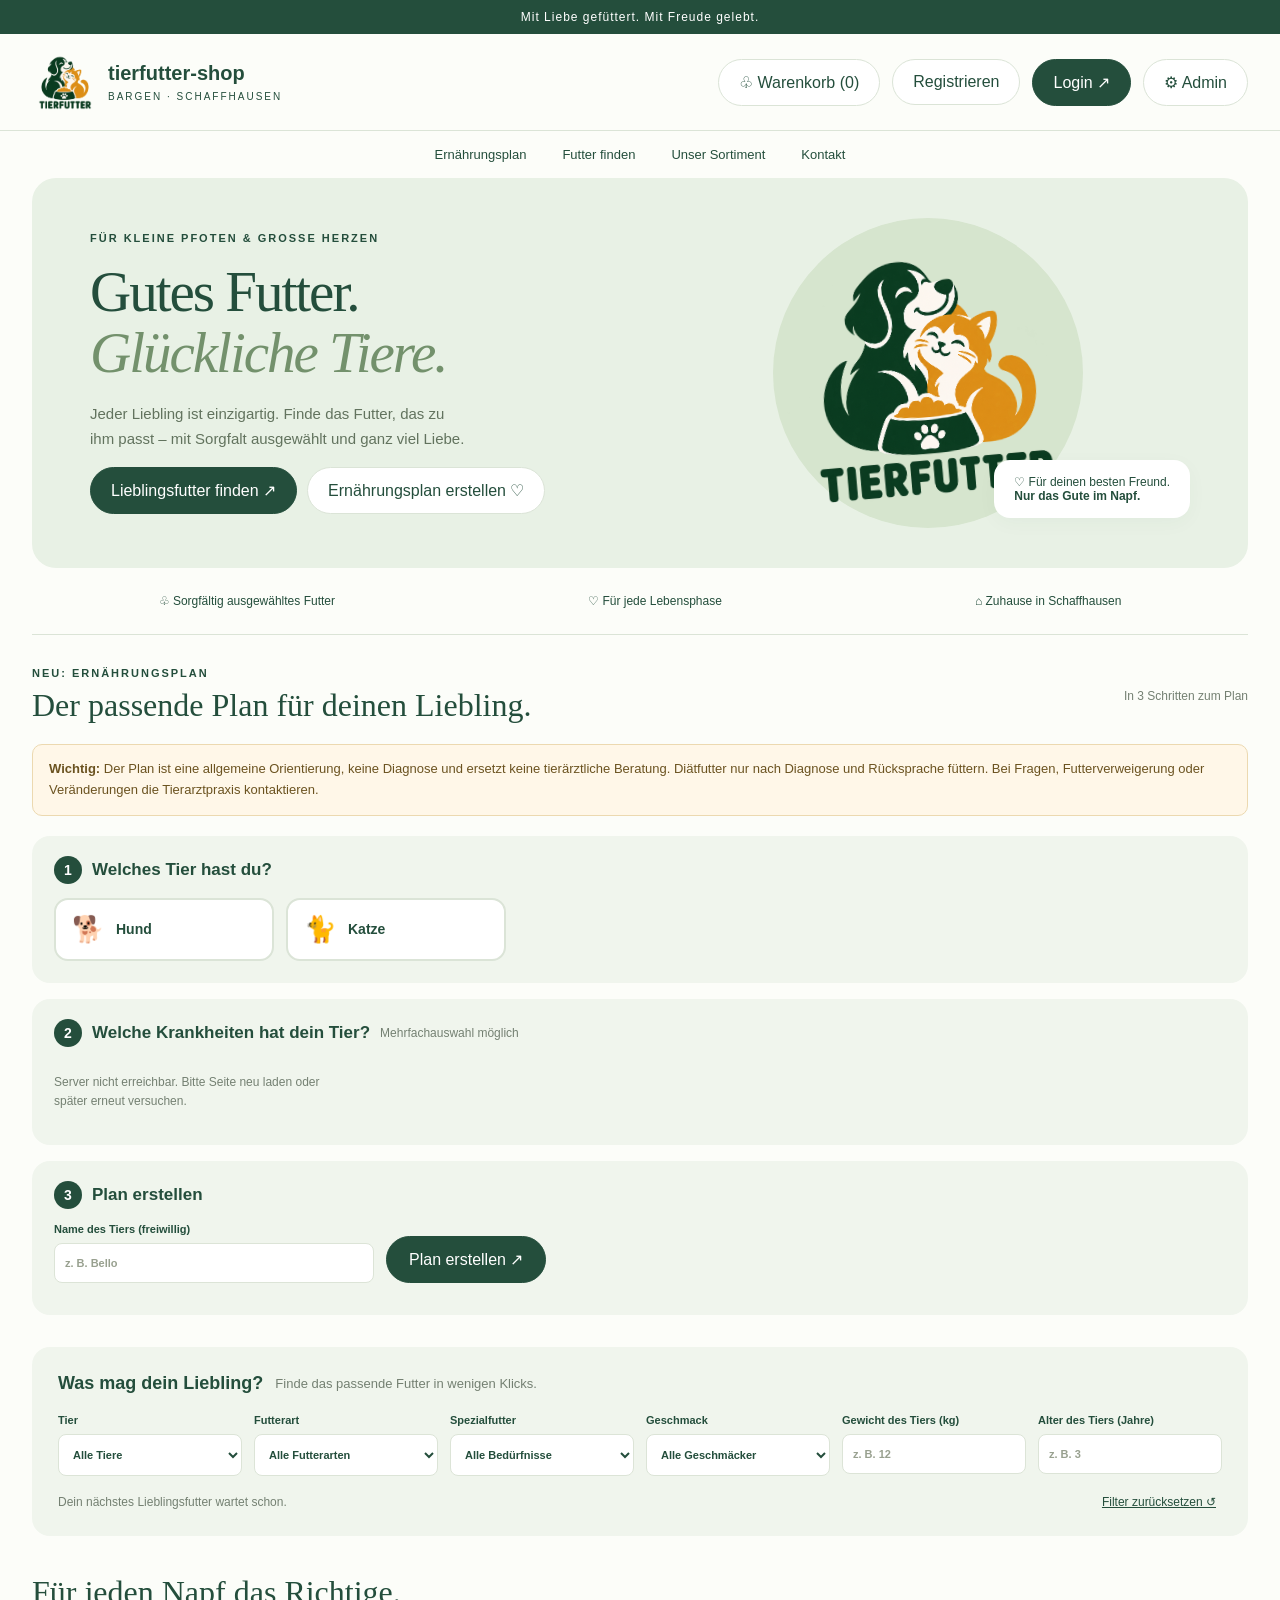
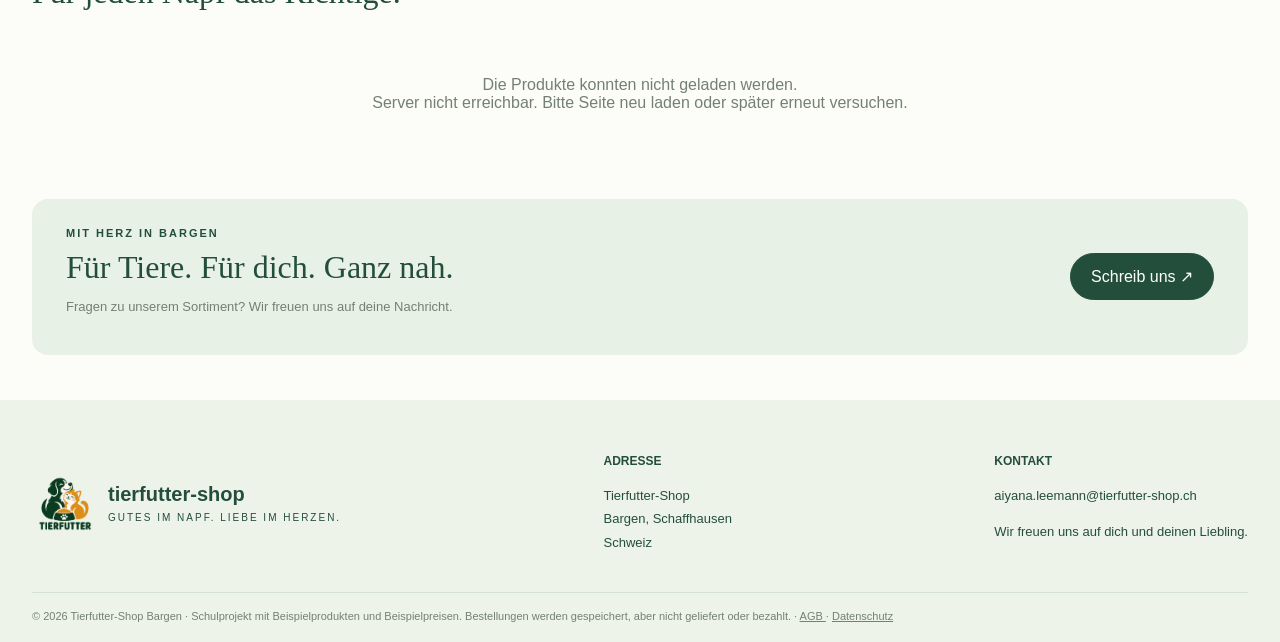
<file: index.html>
<!DOCTYPE html>
<html lang="de">
 <head>
  <meta charset="utf-8"/>
  <meta content="width=device-width, initial-scale=1" name="viewport"/>
  <title>
   Tierfutter-Shop · Bargen
  </title>
  <meta content="Tierfutter passend zu deinem Liebling. Entdecke den Tierfutter-Shop aus Bargen, Schaffhausen." name="description"/>
  <link href="css/style.css?v=6" rel="stylesheet"/>
  <script defer="" src="js/script.js?v=9">
  </script>
 </head>
 <body>
  <div class="notice">
   Mit Liebe gefüttert. Mit Freude gelebt.
  </div>
  <header>
   <a class="brand" href="#">
    <img alt="Tierfutter Logo mit Hund und Katze" src="assets/logo.png"/>
    <span>
     tierfutter-shop
     <small>
      BARGEN · SCHAFFHAUSEN
     </small>
    </span>
   </a>
   <div class="actions">
    <button class="btn" onclick="openCart()">
     ♧ Warenkorb
     <span id="count">
      (0)
     </span>
    </button>
    <span class="user-info" hidden="" id="userInfo">
    </span>
    <button class="btn" id="registerBtn" onclick="openAuth('register')">
     Registrieren
    </button>
    <button class="btn solid" id="loginBtn" onclick="openAuth('login')">
     Login ↗
    </button>
    <button class="btn" hidden="" id="ordersBtn" onclick="openOrders()">
     Bestellungen
    </button>
    <button class="btn" hidden="" id="plansBtn" onclick="openPlans()">
     Meine Pläne
    </button>
    <a class="btn" href="admin.html?v=5" id="adminBtn" title="Nur für Administratoren, Login erforderlich">
     ⚙ Admin
    </a>
    <button class="btn" hidden="" id="logoutBtn" onclick="logout()">
     Logout
    </button>
   </div>
  </header>
  <nav>
   <a href="#ernaehrungsplan">
    Ernährungsplan
   </a>
   <a href="#finder">
    Futter finden
   </a>
   <a href="#sortiment">
    Unser Sortiment
   </a>
   <a href="#kontakt">
    Kontakt
   </a>
  </nav>
  <main>
   <section class="hero">
    <div>
     <div class="eyebrow">
      Für kleine Pfoten &amp; grosse Herzen
     </div>
     <h1>
      Gutes Futter.
      <br/>
      <em>
       Glückliche Tiere.
      </em>
     </h1>
     <p>
      Jeder Liebling ist einzigartig. Finde das Futter, das zu ihm passt – mit Sorgfalt ausgewählt und ganz viel Liebe.
     </p>
     <div class="hero-buttons">
      <a class="btn solid" href="#finder">
       Lieblingsfutter finden ↗
      </a>
      <a class="btn" href="#ernaehrungsplan">
       Ernährungsplan erstellen ♡
      </a>
     </div>
    </div>
    <div class="hero-art">
     <img alt="Glücklicher Hund und Katze am Futternapf" src="assets/logo.png"/>
     <div class="bubble">
      ♡ Für deinen besten Freund.
      <br/>
      <strong>
       Nur das Gute im Napf.
      </strong>
     </div>
    </div>
   </section>
   <div class="perks">
    <span>
     ♧ Sorgfältig ausgewähltes Futter
    </span>
    <span>
     ♡ Für jede Lebensphase
    </span>
    <span>
     ⌂ Zuhause in Schaffhausen
    </span>
   </div>
   <section class="plan" id="ernaehrungsplan">
    <div class="section-head plan-title">
     <div>
      <div class="eyebrow">
       Neu: Ernährungsplan
      </div>
      <h2>
       Der passende Plan für deinen Liebling.
      </h2>
     </div>
     <span>
      In 3 Schritten zum Plan
     </span>
    </div>
    <p class="plan-warning" role="note">
     <strong>
      Wichtig:
     </strong>
     Der Plan ist eine allgemeine Orientierung, keine Diagnose und ersetzt keine tierärztliche Beratung. Diätfutter nur nach Diagnose und Rücksprache füttern. Bei Fragen, Futterverweigerung oder Veränderungen die Tierarztpraxis kontaktieren.
    </p>
    <form id="planForm">
     <fieldset class="plan-box">
      <legend>
       <span class="step-no">1</span>
       Welches Tier hast du?
      </legend>
      <div class="choice-grid animals">
       <label class="choice">
        <input name="planAnimal" required="" type="radio" value="Hund"/>
        <span>
         <b class="choice-icon">🐕</b>
         <strong>Hund</strong>
        </span>
       </label>
       <label class="choice">
        <input name="planAnimal" type="radio" value="Katze"/>
        <span>
         <b class="choice-icon">🐈</b>
         <strong>Katze</strong>
        </span>
       </label>
      </div>
     </fieldset>
     <fieldset class="plan-box">
      <legend>
       <span class="step-no">2</span>
       Welche Krankheiten hat dein Tier?
       <small class="legend-hint">Mehrfachauswahl möglich</small>
      </legend>
      <div class="choice-grid conditions" id="planConditions">
       <p class="demo">
        Kategorien werden geladen …
       </p>
      </div>
     </fieldset>
     <fieldset class="plan-box">
      <legend>
       <span class="step-no">3</span>
       Plan erstellen
      </legend>
      <div class="plan-last">
       <label>
        Name des Tiers (freiwillig)
        <input id="planPet" maxlength="40" placeholder="z. B. Bello"/>
       </label>
       <button class="btn solid" id="planSubmit" type="submit">
        Plan erstellen ↗
       </button>
      </div>
      <p id="planMessage" role="status">
      </p>
     </fieldset>
    </form>
    <div hidden="" id="planResult">
    </div>
   </section>
   <section class="finder" id="finder" style="margin-top:32px">
    <div class="finder-top">
     <strong>
      Was mag dein Liebling?
     </strong>
     <span>
      Finde das passende Futter in wenigen Klicks.
     </span>
    </div>
    <div class="fields">
     <label>
      Tier
      <select id="animal">
       <option value="">
        Alle Tiere
       </option>
       <option>
        Hund
       </option>
       <option>
        Katze
       </option>
      </select>
     </label>
     <label>
      Futterart
      <select id="type">
       <option value="">
        Alle Futterarten
       </option>
       <option>
        Trockenfutter
       </option>
       <option>
        Nassfutter
       </option>
       <option>
        Snacks
       </option>
      </select>
     </label>
     <label>
      Spezialfutter
      <select id="special">
       <option value="">
        Alle Bedürfnisse
       </option>
       <option>
        Getreidefrei
       </option>
       <option>
        Sensitive
       </option>
       <option>
        Senior
       </option>
       <option>
        Diät
       </option>
      </select>
     </label>
     <label>
      Geschmack
      <select id="taste">
       <option value="">
        Alle Geschmäcker
       </option>
       <option>
        Huhn
       </option>
       <option>
        Lachs
       </option>
       <option>
        Rind
       </option>
       <option>
        Kräuter
       </option>
      </select>
     </label>
     <label>
      Gewicht des Tiers (kg)
      <input id="weight" min="0.1" placeholder="z. B. 12" step="0.1" type="number"/>
     </label>
     <label>
      Alter des Tiers (Jahre)
      <input id="age" min="0" placeholder="z. B. 3" step="0.5" type="number"/>
     </label>
    </div>
    <div class="filter-bottom">
     <span id="filterInfo">
      Dein nächstes Lieblingsfutter wartet schon.
     </span>
     <button class="reset" onclick="resetFilters()">
      Filter zurücksetzen ↺
     </button>
    </div>
   </section>
   <section id="sortiment">
    <div class="section-head">
     <h2>
      Für jeden Napf das Richtige.
     </h2>
     <span id="resultCount">
     </span>
    </div>
    <div class="grid" id="products">
    </div>
   </section>
   <section class="bottom-banner">
    <div>
     <div class="eyebrow">
      Mit Herz in Bargen
     </div>
     <h2 style="margin-top:10px">
      Für Tiere. Für dich. Ganz nah.
     </h2>
     <p>
      Fragen zu unserem Sortiment? Wir freuen uns auf deine Nachricht.
     </p>
    </div>
    <a class="btn solid" href="mailto:aiyana.leemann@tierfutter-shop.ch">
     Schreib uns ↗
    </a>
   </section>
  </main>
  <footer id="kontakt">
   <div class="foot">
    <div class="brand">
     <img alt="" src="assets/logo.png"/>
     <span>
      tierfutter-shop
      <small>
       GUTES IM NAPF. LIEBE IM HERZEN.
      </small>
     </span>
    </div>
    <div>
     <h4>
      ADRESSE
     </h4>
     <p>
      Tierfutter-Shop
      <br/>
      Bargen, Schaffhausen
      <br/>
      Schweiz
     </p>
    </div>
    <div>
     <h4>
      KONTAKT
     </h4>
     <a href="mailto:aiyana.leemann@tierfutter-shop.ch">
      aiyana.leemann@tierfutter-shop.ch
     </a>
     <p>
      Wir freuen uns auf dich und deinen Liebling.
     </p>
    </div>
   </div>
   <div class="copyright">
    © 2026 Tierfutter-Shop Bargen · Schulprojekt mit Beispielprodukten und Beispielpreisen. Bestellungen werden gespeichert, aber nicht geliefert oder bezahlt.
    ·
    <a href="agb.html">
     AGB
    </a>
    ·
    <a href="datenschutz.html">
     Datenschutz
    </a>
   </div>
  </footer>
  <dialog id="cart">
   <button aria-label="Schliessen" class="close" onclick="this.closest('dialog').close()">
    ×
   </button>
   <h2>
    Dein Warenkorb
   </h2>
   <div id="cartItems">
   </div>
   <p id="total">
   </p>
   <p class="demo" id="cartNote">
    Als Gast wird der Warenkorb auf diesem Gerät gespeichert. Du kannst auch ohne Konto bestellen.
   </p>
   <div class="dialog-buttons">
    <button class="btn solid" id="orderBtn" onclick="openCheckout()">
     Jetzt bestellen
    </button>
    <button class="btn" onclick="document.querySelector('#cart').close()">
     Weiter stöbern
    </button>
   </div>
  </dialog>
  <dialog class="wide" id="checkout">
   <button aria-label="Schliessen" class="close" onclick="this.closest('dialog').close()">
    ×
   </button>
   <h2>
    Bestellung abschliessen
   </h2>
   <form id="checkoutForm">
    <fieldset>
     <legend>
      Kontakt
     </legend>
     <div class="form-row">
      <label>
       Vorname
       <input autocomplete="given-name" id="coFirst" maxlength="50" required=""/>
      </label>
      <label>
       Nachname
       <input autocomplete="family-name" id="coLast" maxlength="50" required=""/>
      </label>
     </div>
     <div class="form-row">
      <label>
       E-Mail
       <input autocomplete="email" id="coEmail" maxlength="255" required="" type="email"/>
      </label>
      <label>
       Telefon
       <input autocomplete="tel" id="coPhone" maxlength="30" placeholder="z. B. 079 123 45 67" required="" type="tel"/>
      </label>
     </div>
    </fieldset>
    <fieldset>
     <legend>
      Lieferadresse
     </legend>
     <label>
      Strasse und Nr.
      <input autocomplete="street-address" id="coStreet" maxlength="100" required=""/>
     </label>
     <div class="form-row zip-row">
      <label>
       PLZ
       <input autocomplete="postal-code" id="coZip" inputmode="numeric" maxlength="4" pattern="[1-9][0-9]{3}" placeholder="8225" required=""/>
      </label>
      <label>
       Ort
       <input autocomplete="address-level2" id="coCity" maxlength="50" required=""/>
      </label>
     </div>
    </fieldset>
    <fieldset>
     <legend>
      Zahlungsart
     </legend>
     <label class="check">
      <input checked="" name="payment" type="radio" value="Rechnung"/>
      Rechnung
     </label>
     <label class="check">
      <input name="payment" type="radio" value="TWINT"/>
      TWINT
     </label>
     <label class="check">
      <input name="payment" type="radio" value="Kreditkarte"/>
      Kreditkarte
     </label>
     <p class="demo" hidden="" id="cardNote">
      Kartendaten werden hier nicht eingegeben oder gespeichert. In einem echten Shop würdest du jetzt zur sicheren Seite eines Zahlungsanbieters weitergeleitet.
     </p>
    </fieldset>
    <label class="check">
     <input id="coTerms" required="" type="checkbox"/>
     <span>
      Ich akzeptiere die
      <a href="agb.html" target="_blank">AGB</a>. *
     </span>
    </label>
    <label class="check">
     <input id="coPrivacy" required="" type="checkbox"/>
     <span>
      Ich habe die
      <a href="datenschutz.html" target="_blank">
       Datenschutzerklärung
      </a>
      gelesen und bin mit der Verarbeitung meiner Daten für diese Bestellung einverstanden. *
     </span>
    </label>
    <label class="check">
     <input id="coNewsletter" type="checkbox"/>
     <span>
      Ja, ich möchte den Newsletter per E-Mail erhalten (freiwillig, jederzeit abbestellbar).
     </span>
    </label>
    <p id="checkoutTotal">
    </p>
    <p class="demo">
     * Pflichtfeld. Schulprojekt: Die Bestellung wird gespeichert, aber nicht geliefert und nicht bezahlt.
    </p>
    <button class="btn solid" id="checkoutSubmit" type="submit">
     Zahlungspflichtig bestellen
    </button>
    <p id="checkoutMessage" role="status">
    </p>
   </form>
   <div hidden="" id="checkoutDone">
    <p id="checkoutDoneText">
    </p>
    <button class="btn solid" onclick="document.querySelector('#checkout').close()">
     Weiter stöbern
    </button>
   </div>
  </dialog>
  <dialog class="wide" id="orders">
   <button aria-label="Schliessen" class="close" onclick="this.closest('dialog').close()">
    ×
   </button>
   <h2>
    Meine Bestellungen
   </h2>
   <div id="ordersList">
   </div>
  </dialog>
  <dialog class="wide" id="plans">
   <button aria-label="Schliessen" class="close" onclick="this.closest('dialog').close()">
    ×
   </button>
   <h2>
    Meine Ernährungspläne
   </h2>
   <div id="plansList">
   </div>
  </dialog>
  <dialog id="auth">
   <button aria-label="Schliessen" class="close" onclick="this.closest('dialog').close()">
    ×
   </button>
   <h2 id="authTitle">
   </h2>
   <p class="demo" id="authNote">
   </p>
   <form id="authForm">
    <label id="nameLabel">
     Name
     <input autocomplete="name" id="name" maxlength="100"/>
    </label>
    <label>
     E-Mail
     <input autocomplete="email" id="email" maxlength="255" required="" type="email"/>
    </label>
    <label>
     Passwort
     <input id="password" maxlength="72" minlength="8" placeholder="Mindestens 8 Zeichen" required="" type="password"/>
    </label>
    <button class="btn solid" id="authSubmit" type="submit">
    </button>
   </form>
   <p id="authMessage" role="status">
   </p>
  </dialog>
  <div id="toast" role="status">
  </div>
 </body>
</html>
</file>
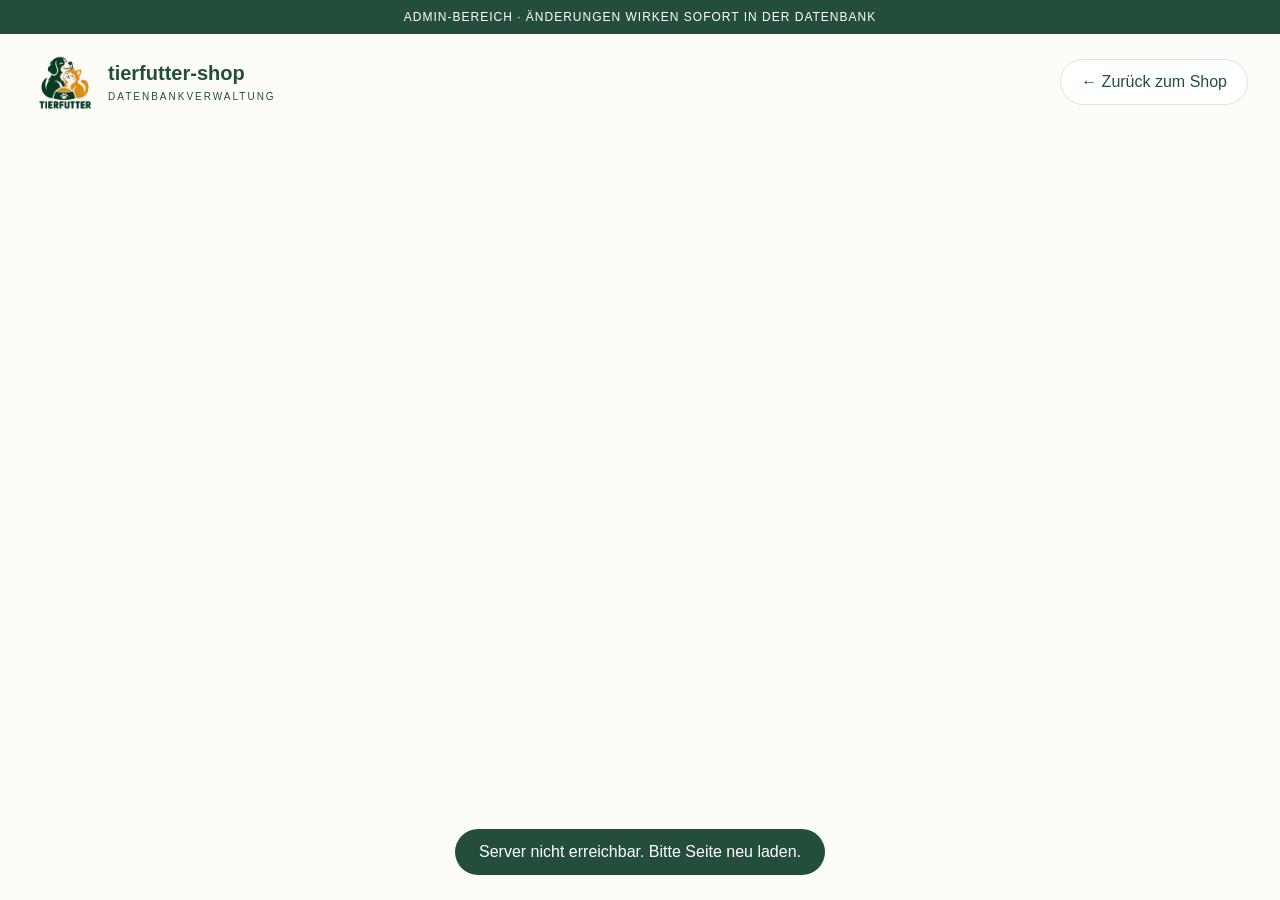
<file: admin.html>
<!DOCTYPE html>
<html lang="de">
 <head>
  <meta charset="utf-8"/>
  <meta content="width=device-width, initial-scale=1" name="viewport"/>
  <meta content="noindex" name="robots"/>
  <title>
   Datenbankverwaltung · Tierfutter-Shop
  </title>
  <link href="css/style.css?v=6" rel="stylesheet"/>
  <link href="css/admin.css?v=3" rel="stylesheet"/>
  <script defer="" src="js/admin.js?v=5">
  </script>
 </head>
 <body>
  <div class="notice">
   ADMIN-BEREICH · ÄNDERUNGEN WIRKEN SOFORT IN DER DATENBANK
  </div>
  <header>
   <a class="brand" href="index.html">
    <img alt="Tierfutter Logo mit Hund und Katze" src="assets/logo.png"/>
    <span>
     tierfutter-shop
     <small>
      DATENBANKVERWALTUNG
     </small>
    </span>
   </a>
   <div class="actions">
    <span class="user-info" id="adminUser">
    </span>
    <button class="btn" hidden="" id="logoutAdmin" type="button">
     Admin abmelden
    </button>
    <a class="btn" href="index.html">
     ← Zurück zum Shop
    </a>
   </div>
  </header>

  <!-- ADMIN-LOGIN: erscheint, solange kein gültiger Admin-Login besteht -->
  <main class="admin-denied" hidden="" id="denied">
   <h1>
    🔒 Admin-Login
   </h1>
   <p>
    Die Datenbankverwaltung ist nur für Administratoren. Bitte mit E-Mail und
    Passwort eines Admin-Kontos anmelden.
   </p>
   <form class="admin-login" id="adminLogin">
    <label>
     E-Mail
     <input autocomplete="email" id="loginEmail" maxlength="255" required="" type="email"/>
    </label>
    <label>
     Passwort
     <input autocomplete="current-password" id="loginPassword" maxlength="72" required="" type="password"/>
    </label>
    <button class="btn solid" type="submit">
     Als Admin einloggen
    </button>
    <p id="loginMessage" role="status">
    </p>
   </form>
  </main>

  <main class="admin" hidden="" id="adminMain">
   <!-- TABELLENLISTE -->
   <aside class="admin-side">
    <button class="btn sql-open" id="sqlOpen" onclick="openSqlEditor()" type="button">
     ▶ SQL-Editor (CALL)
    </button>
    <h2>
     Tabellen
    </h2>
    <ul id="tableList">
    </ul>
    <button class="btn solid" onclick="openCreateTable()" type="button">
     + Neue Tabelle
    </button>
   </aside>

   <!-- AUSGEWÄHLTE TABELLE -->
   <section class="admin-content">
    <div id="welcome">
     <h1>
      Datenbank verwalten
     </h1>
     <p>
      Links eine Tabelle wählen. Du kannst Zeilen hinzufügen, bearbeiten und löschen,
      neue Tabellen anlegen und Spalten ergänzen. Die Tabellen des Shops (mit 🔒) können
      nicht gelöscht werden, ihre Spalten auch nicht.
     </p>
    </div>
    <!-- SQL-EDITOR: Stored Procedures mit CALL aufrufen (api/admin/sql_editor.php) -->
    <div hidden="" id="sqlView">
     <h1>
      SQL-Editor
     </h1>
     <p>
      Hier rufst du die Stored Procedures der Datenbank mit
      <code>CALL</code>
      auf. Erlaubt ist genau ein Befehl der Form
      <code>CALL sp_name(Wert, …);</code>
      – Zahlen, Text in
      <code>'…'</code>
      , NULL oder Variablen wie
      <code>@user_id</code>
      für OUT-Parameter. Prozeduren, die Daten ändern, wirken sofort.
     </p>
     <p class="sql-mode" hidden="" id="sqlMode">
     </p>
     <div class="sql-grid">
      <div class="sql-editor">
       <label for="sqlInput">
        SQL-Befehl
        <small>
         Ausführen mit Strg + Enter
        </small>
       </label>
       <textarea autocomplete="off" id="sqlInput" maxlength="5000" placeholder="CALL sp_umsatz_pro_produkt();" rows="6" spellcheck="false"></textarea>
       <div class="admin-buttons">
        <button class="btn solid" id="sqlRun" type="button">
         ▶ Ausführen
        </button>
        <button class="btn" id="sqlClear" type="button">
         Leeren
        </button>
       </div>
      </div>
      <div class="sql-procs">
       <h2>
        Prozeduren
        <small id="sqlProcCount">
        </small>
       </h2>
       <ul id="sqlProcList">
       </ul>
      </div>
     </div>
     <h2>
      Ausgabe
     </h2>
     <div aria-live="polite" class="sql-output" id="sqlOutput">
      <p class="sql-hint">
       Noch nichts ausgeführt. Eine Prozedur aus der Liste anklicken oder einen CALL-Befehl eintippen.
      </p>
     </div>
    </div>
    <div hidden="" id="tableView">
     <div class="admin-title">
      <h1 id="tableName">
      </h1>
      <div class="admin-buttons">
       <button class="btn solid" onclick="openRow(null)" type="button">
        + Neue Zeile
       </button>
       <button class="btn danger" id="dropTableBtn" onclick="openDropTable()" type="button">
        Tabelle löschen
       </button>
      </div>
     </div>

     <h2>
      Spalten
     </h2>
     <div class="admin-scroll">
      <table class="admin-table" id="columnTable">
      </table>
     </div>
     <form class="admin-inline" id="addColumnForm">
      <label>
       Neue Spalte
       <input id="newColName" maxlength="64" placeholder="z. B. lieferant" required=""/>
      </label>
      <label>
       Datentyp
       <select class="type-select" id="newColType" required="">
       </select>
      </label>
      <label class="check">
       <input id="newColNull" type="checkbox"/>
       darf leer sein
      </label>
      <button class="btn" type="submit">
       Spalte hinzufügen
      </button>
     </form>

     <h2>
      Daten
      <small id="rowInfo">
      </small>
     </h2>
     <div class="admin-scroll">
      <table class="admin-table" id="rowTable">
      </table>
     </div>
     <div class="admin-pages" id="pager">
     </div>
    </div>
   </section>
  </main>

  <!-- ZEILE HINZUFÜGEN / BEARBEITEN -->
  <dialog class="wide" id="rowDialog">
   <button aria-label="Schliessen" class="close" onclick="this.closest('dialog').close()" type="button">
    ×
   </button>
   <h2 id="rowTitle">
   </h2>
   <form id="rowForm">
    <div id="rowFields">
    </div>
    <p class="demo">
     Leeres Feld = kein Wert (NULL) bzw. Standardwert der Spalte.
    </p>
    <button class="btn solid" type="submit">
     Speichern
    </button>
    <p id="rowMessage" role="status">
    </p>
   </form>
  </dialog>

  <!-- NEUE TABELLE -->
  <dialog class="wide" id="createDialog">
   <button aria-label="Schliessen" class="close" onclick="this.closest('dialog').close()" type="button">
    ×
   </button>
   <h2>
    Neue Tabelle erstellen
   </h2>
   <form id="createForm">
    <label>
     Tabellenname
     <input id="createName" maxlength="64" placeholder="z. B. lieferanten" required=""/>
    </label>
    <p class="demo">
     Erlaubt sind Kleinbuchstaben a–z, Ziffern und _. Die Spalte
     <b>id</b>
     (Primärschlüssel, zählt automatisch hoch) wird immer angelegt.
    </p>
    <div id="createColumns">
    </div>
    <button class="btn" onclick="addCreateColumn()" type="button">
     + Weitere Spalte
    </button>
    <button class="btn solid" type="submit">
     Tabelle erstellen
    </button>
    <p id="createMessage" role="status">
    </p>
   </form>
  </dialog>

  <!-- TABELLE LÖSCHEN -->
  <dialog id="dropDialog">
   <button aria-label="Schliessen" class="close" onclick="this.closest('dialog').close()" type="button">
    ×
   </button>
   <h2>
    Tabelle löschen
   </h2>
   <form id="dropForm">
    <p>
     Die Tabelle
     <b id="dropName">
     </b>
     wird mit allen Daten endgültig gelöscht. Zum Bestätigen den Namen eintippen:
    </p>
    <input autocomplete="off" id="dropConfirm" required=""/>
    <button class="btn danger" type="submit">
     Endgültig löschen
    </button>
    <p id="dropMessage" role="status">
    </p>
   </form>
  </dialog>

  <div id="toast" role="status">
  </div>
 </body>
</html>
</file>
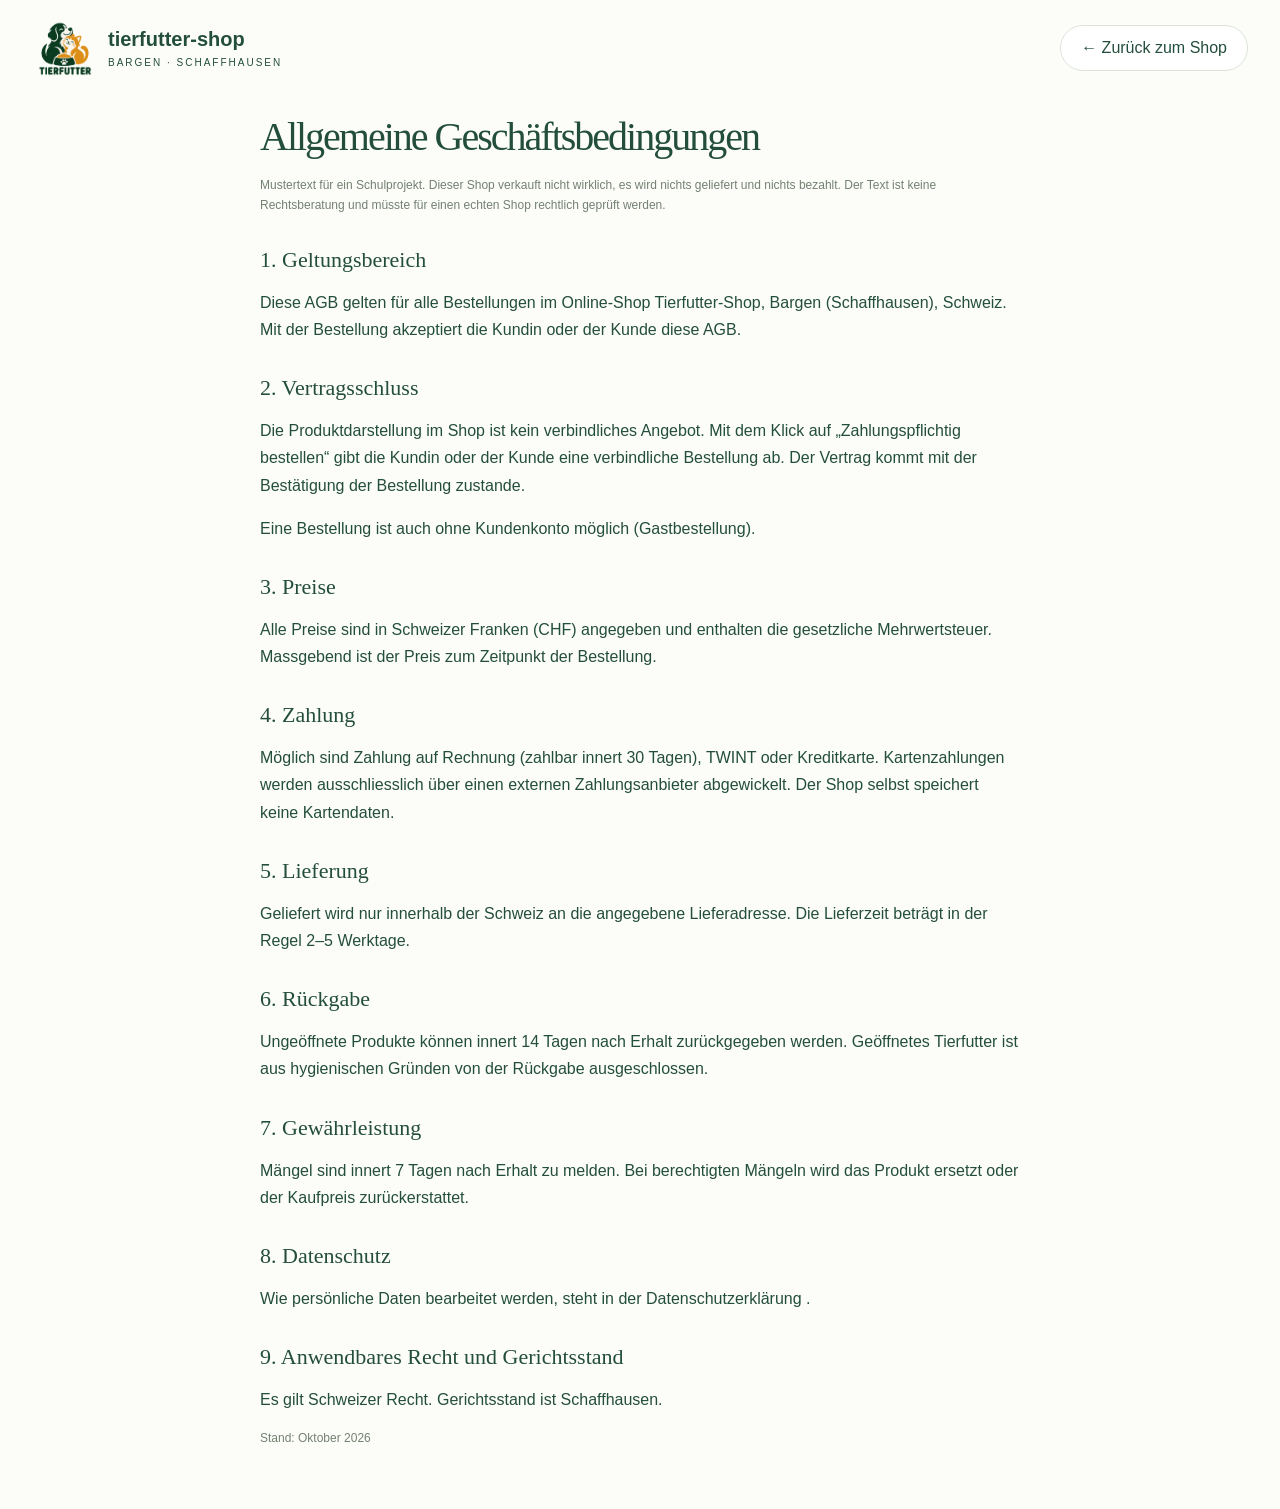
<file: agb.html>
<!DOCTYPE html>
<html lang="de">
 <head>
  <meta charset="utf-8"/>
  <meta content="width=device-width, initial-scale=1" name="viewport"/>
  <title>
   AGB · Tierfutter-Shop Bargen
  </title>
  <link href="css/style.css" rel="stylesheet"/>
 </head>
 <body>
  <header>
   <a class="brand" href="index.html">
    <img alt="Tierfutter Logo mit Hund und Katze" src="assets/logo.png"/>
    <span>
     tierfutter-shop
     <small>
      BARGEN · SCHAFFHAUSEN
     </small>
    </span>
   </a>
   <a class="btn" href="index.html">
    ← Zurück zum Shop
   </a>
  </header>
  <main>
   <article class="legal">
    <h1>
     Allgemeine Geschäftsbedingungen
    </h1>
    <p class="demo">
     Mustertext für ein Schulprojekt. Dieser Shop verkauft nicht wirklich, es wird nichts geliefert und nichts bezahlt. Der Text ist keine Rechtsberatung und müsste für einen echten Shop rechtlich geprüft werden.
    </p>
    <h2>
     1. Geltungsbereich
    </h2>
    <p>
     Diese AGB gelten für alle Bestellungen im Online-Shop Tierfutter-Shop, Bargen (Schaffhausen), Schweiz. Mit der Bestellung akzeptiert die Kundin oder der Kunde diese AGB.
    </p>
    <h2>
     2. Vertragsschluss
    </h2>
    <p>
     Die Produktdarstellung im Shop ist kein verbindliches Angebot. Mit dem Klick auf „Zahlungspflichtig bestellen“ gibt die Kundin oder der Kunde eine verbindliche Bestellung ab. Der Vertrag kommt mit der Bestätigung der Bestellung zustande.
    </p>
    <p>
     Eine Bestellung ist auch ohne Kundenkonto möglich (Gastbestellung).
    </p>
    <h2>
     3. Preise
    </h2>
    <p>
     Alle Preise sind in Schweizer Franken (CHF) angegeben und enthalten die gesetzliche Mehrwertsteuer. Massgebend ist der Preis zum Zeitpunkt der Bestellung.
    </p>
    <h2>
     4. Zahlung
    </h2>
    <p>
     Möglich sind Zahlung auf Rechnung (zahlbar innert 30 Tagen), TWINT oder Kreditkarte. Kartenzahlungen werden ausschliesslich über einen externen Zahlungsanbieter abgewickelt. Der Shop selbst speichert keine Kartendaten.
    </p>
    <h2>
     5. Lieferung
    </h2>
    <p>
     Geliefert wird nur innerhalb der Schweiz an die angegebene Lieferadresse. Die Lieferzeit beträgt in der Regel 2–5 Werktage.
    </p>
    <h2>
     6. Rückgabe
    </h2>
    <p>
     Ungeöffnete Produkte können innert 14 Tagen nach Erhalt zurückgegeben werden. Geöffnetes Tierfutter ist aus hygienischen Gründen von der Rückgabe ausgeschlossen.
    </p>
    <h2>
     7. Gewährleistung
    </h2>
    <p>
     Mängel sind innert 7 Tagen nach Erhalt zu melden. Bei berechtigten Mängeln wird das Produkt ersetzt oder der Kaufpreis zurückerstattet.
    </p>
    <h2>
     8. Datenschutz
    </h2>
    <p>
     Wie persönliche Daten bearbeitet werden, steht in der
     <a href="datenschutz.html">
      Datenschutzerklärung
     </a>
     .
    </p>
    <h2>
     9. Anwendbares Recht und Gerichtsstand
    </h2>
    <p>
     Es gilt Schweizer Recht. Gerichtsstand ist Schaffhausen.
    </p>
    <p class="demo">
     Stand: Oktober 2026
    </p>
   </article>
  </main>
 </body>
</html>
</file>
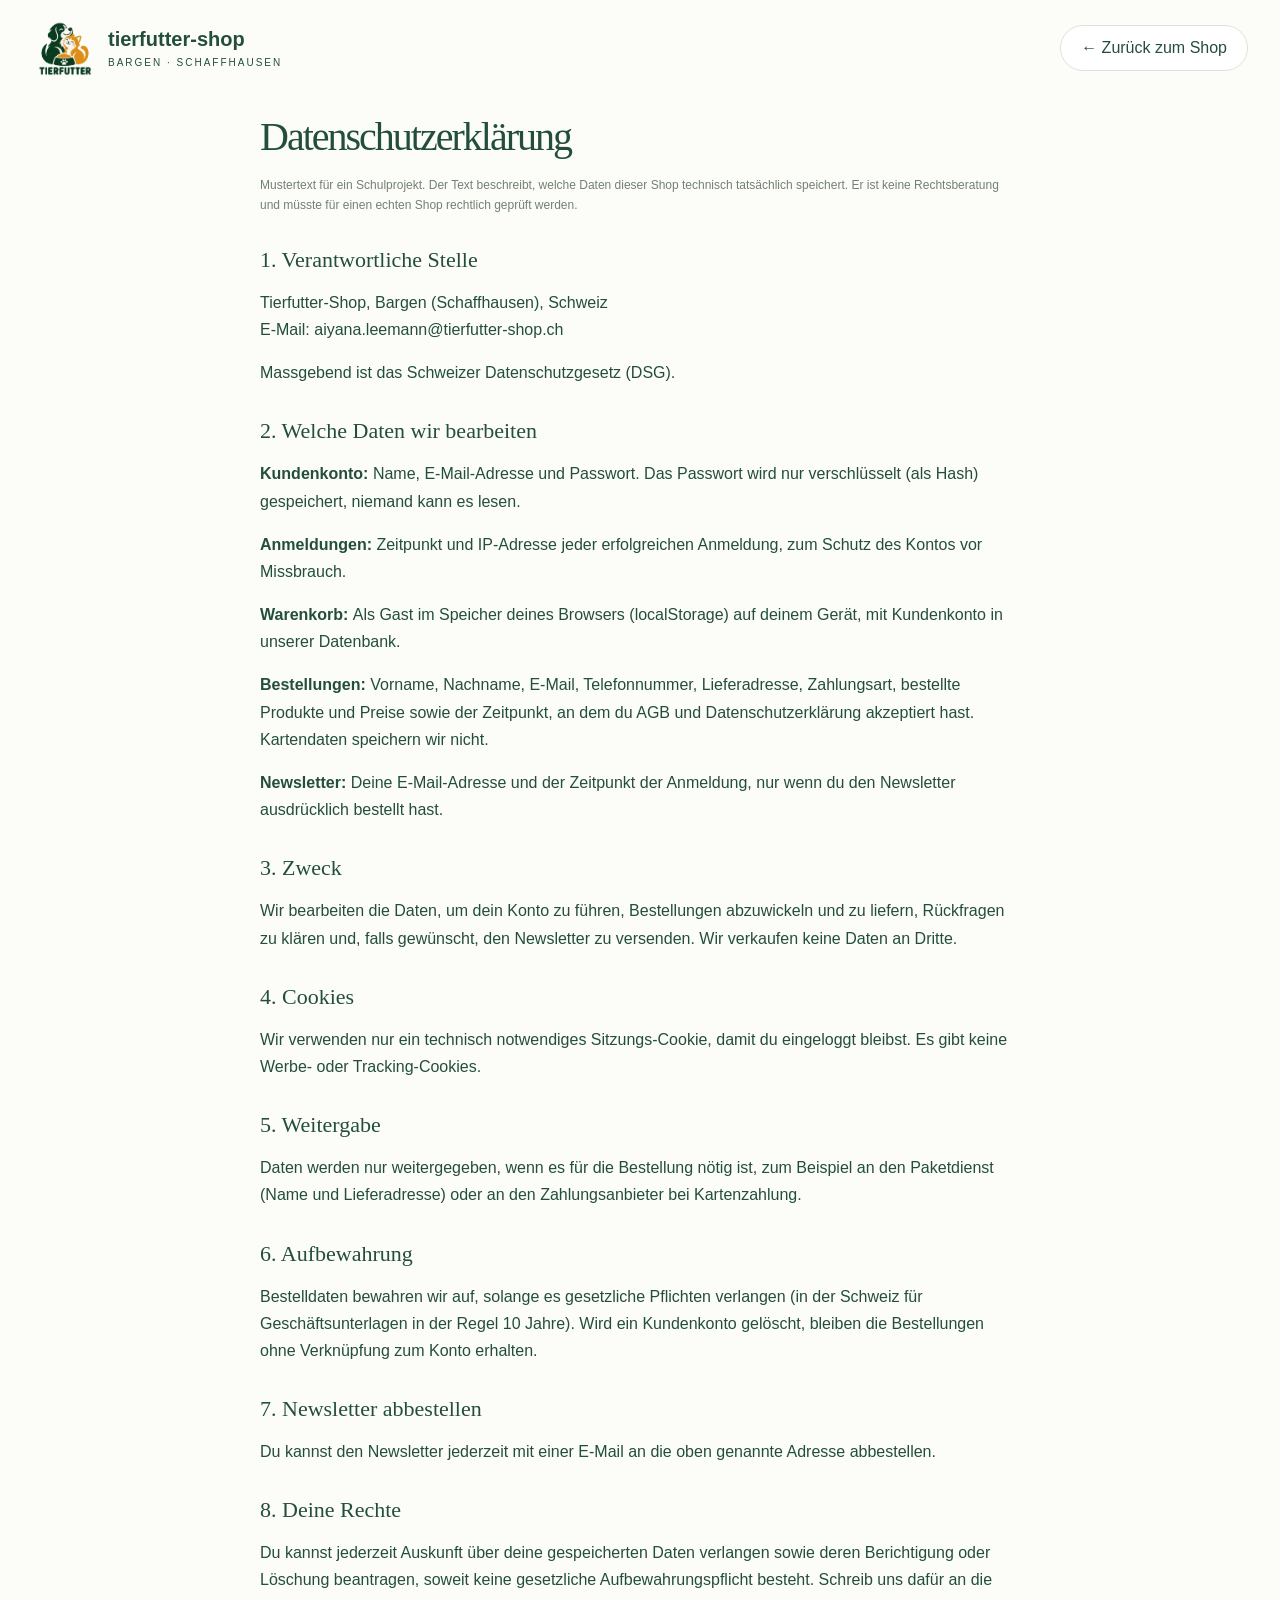
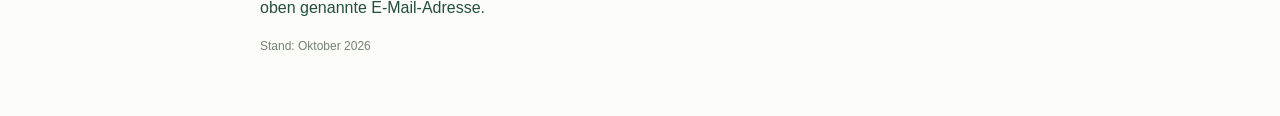
<file: datenschutz.html>
<!DOCTYPE html>
<html lang="de">
 <head>
  <meta charset="utf-8"/>
  <meta content="width=device-width, initial-scale=1" name="viewport"/>
  <title>
   Datenschutz · Tierfutter-Shop Bargen
  </title>
  <link href="css/style.css" rel="stylesheet"/>
 </head>
 <body>
  <header>
   <a class="brand" href="index.html">
    <img alt="Tierfutter Logo mit Hund und Katze" src="assets/logo.png"/>
    <span>
     tierfutter-shop
     <small>
      BARGEN · SCHAFFHAUSEN
     </small>
    </span>
   </a>
   <a class="btn" href="index.html">
    ← Zurück zum Shop
   </a>
  </header>
  <main>
   <article class="legal">
    <h1>
     Datenschutzerklärung
    </h1>
    <p class="demo">
     Mustertext für ein Schulprojekt. Der Text beschreibt, welche Daten dieser Shop technisch tatsächlich speichert. Er ist keine Rechtsberatung und müsste für einen echten Shop rechtlich geprüft werden.
    </p>
    <h2>
     1. Verantwortliche Stelle
    </h2>
    <p>
     Tierfutter-Shop, Bargen (Schaffhausen), Schweiz
     <br/>
     E-Mail:
     <a href="mailto:aiyana.leemann@tierfutter-shop.ch">
      aiyana.leemann@tierfutter-shop.ch
     </a>
    </p>
    <p>
     Massgebend ist das Schweizer Datenschutzgesetz (DSG).
    </p>
    <h2>
     2. Welche Daten wir bearbeiten
    </h2>
    <p>
     <strong>
      Kundenkonto:
     </strong>
     Name, E-Mail-Adresse und Passwort. Das Passwort wird nur verschlüsselt (als Hash) gespeichert, niemand kann es lesen.
    </p>
    <p>
     <strong>
      Anmeldungen:
     </strong>
     Zeitpunkt und IP-Adresse jeder erfolgreichen Anmeldung, zum Schutz des Kontos vor Missbrauch.
    </p>
    <p>
     <strong>
      Warenkorb:
     </strong>
     Als Gast im Speicher deines Browsers (localStorage) auf deinem Gerät, mit Kundenkonto in unserer Datenbank.
    </p>
    <p>
     <strong>
      Bestellungen:
     </strong>
     Vorname, Nachname, E-Mail, Telefonnummer, Lieferadresse, Zahlungsart, bestellte Produkte und Preise sowie der Zeitpunkt, an dem du AGB und Datenschutzerklärung akzeptiert hast. Kartendaten speichern wir nicht.
    </p>
    <p>
     <strong>
      Newsletter:
     </strong>
     Deine E-Mail-Adresse und der Zeitpunkt der Anmeldung, nur wenn du den Newsletter ausdrücklich bestellt hast.
    </p>
    <h2>
     3. Zweck
    </h2>
    <p>
     Wir bearbeiten die Daten, um dein Konto zu führen, Bestellungen abzuwickeln und zu liefern, Rückfragen zu klären und, falls gewünscht, den Newsletter zu versenden. Wir verkaufen keine Daten an Dritte.
    </p>
    <h2>
     4. Cookies
    </h2>
    <p>
     Wir verwenden nur ein technisch notwendiges Sitzungs-Cookie, damit du eingeloggt bleibst. Es gibt keine Werbe- oder Tracking-Cookies.
    </p>
    <h2>
     5. Weitergabe
    </h2>
    <p>
     Daten werden nur weitergegeben, wenn es für die Bestellung nötig ist, zum Beispiel an den Paketdienst (Name und Lieferadresse) oder an den Zahlungsanbieter bei Kartenzahlung.
    </p>
    <h2>
     6. Aufbewahrung
    </h2>
    <p>
     Bestelldaten bewahren wir auf, solange es gesetzliche Pflichten verlangen (in der Schweiz für Geschäftsunterlagen in der Regel 10 Jahre). Wird ein Kundenkonto gelöscht, bleiben die Bestellungen ohne Verknüpfung zum Konto erhalten.
    </p>
    <h2>
     7. Newsletter abbestellen
    </h2>
    <p>
     Du kannst den Newsletter jederzeit mit einer E-Mail an die oben genannte Adresse abbestellen.
    </p>
    <h2>
     8. Deine Rechte
    </h2>
    <p>
     Du kannst jederzeit Auskunft über deine gespeicherten Daten verlangen sowie deren Berichtigung oder Löschung beantragen, soweit keine gesetzliche Aufbewahrungspflicht besteht. Schreib uns dafür an die oben genannte E-Mail-Adresse.
    </p>
    <p class="demo">
     Stand: Oktober 2026
    </p>
   </article>
  </main>
 </body>
</html>
</file>
<file: css/style.css>
/* Tierfutter-Shop – Gestaltung und responsive Ansichten */

:root {
  --green: #244e3c;
  --mint: #e8f1e5;
  --line: #dbe4d7;
  --muted: #748072
}

* {
  box-sizing: border-box
}

body {
  margin: 0;
  background: #fcfdf9;
  color: var(--green);
  font-family: Arial, sans-serif
}

button,
input,
select {
  font: inherit
}

button,
a {
  cursor: pointer
}

button {
  border: 0
}

a {
  color: inherit;
  text-decoration: none
}

.notice {
  text-align: center;
  background: var(--green);
  color: white;
  padding: 10px;
  font-size: 12px;
  letter-spacing: 1px
}

header {
  max-width: 1280px;
  margin: auto;
  display: flex;
  align-items: center;
  justify-content: space-between;
  padding: 15px 32px;
  gap: 20px
}

.brand {
  display: flex;
  align-items: center;
  gap: 10px;
  font-weight: 800;
  font-size: 20px
}

.brand img {
  width: 66px;
  height: 66px;
  object-fit: contain
}

.brand small {
  display: block;
  font-size: 10px;
  letter-spacing: 2px;
  margin-top: 6px;
  font-weight: 400
}

.actions {
  display: flex;
  gap: 12px;
  align-items: center
}

.user-info {
  font-size: 13px;
  font-weight: bold
}

[hidden] {
  display: none !important
}

.btn {
  padding: 13px 20px;
  border: 1px solid var(--line);
  border-radius: 30px;
  background: white;
  color: var(--green)
}

.solid {
  background: var(--green);
  color: white;
  border-color: var(--green)
}

nav {
  display: flex;
  justify-content: center;
  gap: 36px;
  padding: 16px;
  border-top: 1px solid var(--line);
  font-size: 13px
}

main {
  max-width: 1280px;
  margin: auto;
  padding: 0 32px
}

.hero {
  background: var(--mint);
  border-radius: 24px;
  min-height: 360px;
  display: grid;
  grid-template-columns: 1.1fr 1fr;
  align-items: center;
  overflow: hidden;
  padding: 45px 58px;
  position: relative
}

.eyebrow {
  font-size: 11px;
  letter-spacing: 2px;
  font-weight: bold;
  text-transform: uppercase
}

h1 {
  font-family: Georgia, serif;
  font-weight: 400;
  font-size: 57px;
  line-height: 1.06;
  letter-spacing: -2px;
  margin: 18px 0
}

h1 em {
  color: #73916c
}

.hero p {
  font-size: 15px;
  line-height: 1.7;
  max-width: 380px;
  color: #62735e
}

.hero-art {
  position: relative;
  display: flex;
  align-items: center;
  justify-content: center
}

.hero-art:before {
  content: '';
  position: absolute;
  width: 310px;
  height: 310px;
  background: #d6e5ce;
  border-radius: 50%
}

.hero-art img {
  width: 300px;
  height: 300px;
  object-fit: contain;
  position: relative;
  transform: rotate(-5deg)
}

.bubble {
  position: absolute;
  bottom: 5px;
  right: 0;
  background: white;
  padding: 15px 20px;
  border-radius: 16px;
  font-size: 12px;
  box-shadow: 0 5px 20px #254e3c09
}

.perks {
  display: flex;
  justify-content: space-around;
  padding: 26px 0;
  font-size: 12px;
  border-bottom: 1px solid var(--line)
}

.section-head {
  display: flex;
  justify-content: space-between;
  align-items: center;
  margin: 38px 0 20px
}

h2 {
  font: 32px Georgia, serif;
  margin: 0
}

.section-head span {
  font-size: 12px;
  color: var(--muted)
}

.finder {
  padding: 26px;
  background: #f0f5ed;
  border-radius: 18px
}

.finder-top {
  display: flex;
  gap: 12px;
  align-items: center;
  margin-bottom: 20px
}

.finder-top strong {
  font-size: 18px
}

.finder-top span {
  font-size: 13px;
  color: var(--muted)
}

.fields {
  display: grid;
  grid-template-columns: repeat(6, 1fr);
  gap: 12px
}

label {
  font-size: 11px;
  font-weight: bold;
  display: block
}

select,
input {
  width: 100%;
  margin-top: 8px;
  padding: 13px 10px;
  background: white;
  border: 1px solid #dce4d7;
  border-radius: 8px;
  color: var(--green);
  outline-color: #71956a
}

input::placeholder {
  color: #98a08f
}

.filter-bottom {
  display: flex;
  justify-content: space-between;
  align-items: center;
  margin-top: 18px;
  font-size: 12px;
  color: var(--muted)
}

.reset {
  background: transparent;
  text-decoration: underline;
  color: var(--green)
}

.grid {
  display: grid;
  grid-template-columns: repeat(4, 1fr);
  gap: 20px
}

.card {
  border: 1px solid var(--line);
  border-radius: 16px;
  overflow: hidden;
  background: white
}

.product-art {
  height: 235px;
  background: var(--tint);
  position: relative;
  display: flex;
  align-items: center;
  justify-content: center
}

.tag {
  position: absolute;
  left: 14px;
  top: 14px;
  background: #ffffffc9;
  font-size: 10px;
  border-radius: 15px;
  padding: 6px 10px
}

.bag {
  height: 163px;
  width: 116px;
  background: var(--bag);
  color: #faf9ee;
  border-radius: 7px 7px 16px 16px;
  box-shadow: 8px 12px 15px #23472b1a;
  transform: rotate(-6deg);
  text-align: center;
  padding: 17px 8px;
  position: relative;
  border-top: 8px solid #ffffff30
}

.bag:after {
  content: '';
  position: absolute;
  bottom: 12px;
  left: 12px;
  right: 12px;
  border-bottom: 2px solid #ffffff50
}

.bag b {
  display: block;
  font: 17px Georgia, serif
}

.bag small {
  font-size: 7px;
  letter-spacing: 1px
}

.bag .animal {
  font-size: 36px;
  margin: 8px
}

.bag .flavour {
  font-size: 9px;
  letter-spacing: 1px
}

.card-body {
  padding: 18px
}

.meta {
  font-size: 10px;
  letter-spacing: 1px;
  color: var(--muted);
  text-transform: uppercase
}

.card h3 {
  font-size: 16px;
  margin: 9px 0
}

.desc {
  font-size: 12px;
  color: var(--muted);
  margin: 0 0 20px
}

.price-line {
  display: flex;
  align-items: center;
  justify-content: space-between
}

.price-line strong {
  font-size: 17px
}

.add {
  width: 35px;
  height: 35px;
  border-radius: 50%;
  background: var(--mint);
  color: var(--green);
  font-size: 23px
}

.bottom-banner {
  margin: 42px 0;
  background: var(--mint);
  padding: 28px 34px;
  border-radius: 16px;
  display: flex;
  justify-content: space-between;
  align-items: center
}

.bottom-banner p {
  font-size: 13px;
  color: var(--muted)
}

footer {
  background: #edf3e9;
  margin-top: 45px;
  padding: 38px 32px 20px
}

.foot {
  max-width: 1216px;
  margin: auto;
  display: flex;
  justify-content: space-between;
  gap: 25px
}

.foot p,
.foot a {
  font-size: 13px;
  line-height: 1.8
}

.foot h4 {
  font-size: 12px
}

.copyright {
  max-width: 1216px;
  margin: 25px auto 0;
  border-top: 1px solid #d6e2d1;
  padding-top: 17px;
  font-size: 11px;
  color: var(--muted)
}

dialog {
  border: 0;
  border-radius: 20px;
  padding: 28px;
  width: 440px;
  max-width: 92vw;
  color: var(--green);
  box-shadow: 0 20px 100px #0003
}

dialog::backdrop {
  background: #18382766
}

.close {
  float: right;
  background: transparent;
  font-size: 24px;
  color: var(--green)
}

dialog h2 {
  margin-bottom: 22px
}

dialog label {
  margin-bottom: 15px
}

dialog .btn {
  margin-top: 12px
}

.cart-row {
  display: flex;
  justify-content: space-between;
  align-items: center;
  padding: 15px 0;
  border-bottom: 1px solid var(--line);
  gap: 12px
}

.qty {
  display: flex;
  align-items: center;
  gap: 9px
}

.qty button {
  border-radius: 50%;
  padding: 4px 9px;
  color: var(--green)
}

#toast {
  position: fixed;
  bottom: 25px;
  left: 50%;
  transform: translateX(-50%);
  background: var(--green);
  color: white;
  padding: 14px 24px;
  border-radius: 40px;
  display: none;
  z-index: 10
}

.empty {
  grid-column: 1/-1;
  text-align: center;
  padding: 45px;
  color: var(--muted)
}

#authMessage,
#checkoutMessage {
  font-size: 13px
}

/* BESTELLFORMULAR UND BESTELLUNGEN */
dialog.wide {
  width: 620px;
  max-height: 90vh;
  overflow-y: auto
}

dialog fieldset {
  border: 1px solid var(--line);
  border-radius: 12px;
  padding: 14px 16px 2px;
  margin: 0 0 16px
}

dialog legend {
  font-weight: bold;
  font-size: 13px;
  padding: 0 6px
}

.form-row {
  display: grid;
  grid-template-columns: 1fr 1fr;
  gap: 12px
}

.zip-row {
  grid-template-columns: 110px 1fr
}

label.check {
  display: flex;
  align-items: flex-start;
  gap: 10px;
  font-size: 13px;
  font-weight: normal;
  line-height: 1.5
}

label.check input {
  width: auto;
  margin: 3px 0 0;
  accent-color: var(--green)
}

label.check a,
.copyright a {
  text-decoration: underline
}

.dialog-buttons {
  display: flex;
  gap: 10px;
  flex-wrap: wrap
}

.order {
  border: 1px solid var(--line);
  border-radius: 12px;
  padding: 14px 16px;
  margin-bottom: 12px;
  font-size: 14px
}

.order-head,
.order-line {
  display: flex;
  justify-content: space-between;
  gap: 12px;
  padding: 3px 0
}

.order-head {
  margin-bottom: 6px
}

.order small {
  color: var(--muted)
}

/* AGB UND DATENSCHUTZ */
.legal {
  max-width: 760px;
  margin: 20px auto 60px;
  line-height: 1.7
}

.legal h1 {
  font-size: 40px
}

.legal h2 {
  font-size: 22px;
  margin-top: 32px
}

.demo {
  font-size: 12px;
  line-height: 1.6;
  color: var(--muted)
}

/* ERNÄHRUNGSPLAN */
.hero-buttons {
  display: flex;
  flex-wrap: wrap;
  gap: 10px;
  margin-top: 12px
}

.hero-buttons .btn:not(.solid) {
  background: white
}

.plan {
  margin-top: 32px;
  scroll-margin-top: 16px
}

.plan-title {
  margin-top: 0
}

.plan-title h2 {
  margin-top: 8px
}

.plan-warning {
  margin: 0 0 20px;
  padding: 14px 16px;
  background: #fff7e8;
  border: 1px solid #ecd9b0;
  border-radius: 10px;
  font-size: 13px;
  line-height: 1.6;
  color: #6b5320
}

.plan-box {
  margin: 0 0 16px;
  padding: 20px 22px 22px;
  background: #f0f5ed;
  border: 0;
  border-radius: 18px
}

.plan-box legend {
  float: left;
  width: 100%;
  margin-bottom: 14px;
  padding: 0;
  font-size: 17px;
  font-weight: bold;
  display: flex;
  align-items: center;
  gap: 10px
}

.plan-box legend + * {
  clear: both
}

.step-no {
  width: 28px;
  height: 28px;
  border-radius: 50%;
  background: var(--green);
  color: white;
  font-size: 14px;
  display: inline-flex;
  align-items: center;
  justify-content: center
}

.choice-grid {
  display: grid;
  gap: 12px
}

.choice-grid.animals {
  grid-template-columns: repeat(2, minmax(0, 220px))
}

.choice-grid.conditions {
  grid-template-columns: repeat(4, 1fr)
}

label.choice {
  position: relative;
  font-weight: normal
}

.choice input {
  position: absolute;
  opacity: 0;
  width: 1px;
  height: 1px;
  margin: 0
}

.choice span {
  height: 100%;
  display: flex;
  flex-direction: column;
  gap: 6px;
  padding: 14px 16px;
  background: white;
  border: 2px solid var(--line);
  border-radius: 14px;
  cursor: pointer;
  transition: border-color .15s, background .15s
}

.choice-grid.animals span {
  flex-direction: row;
  align-items: center;
  gap: 12px
}

.choice strong {
  font-size: 14px
}

.choice small {
  font-size: 12px;
  line-height: 1.5;
  color: var(--muted)
}

.choice-icon {
  font-size: 26px;
  font-weight: normal
}

.choice span:hover {
  border-color: #a9c2a1
}

.choice input:checked + span {
  border-color: var(--green);
  background: var(--mint)
}

.choice input:focus-visible + span {
  outline: 3px solid #71956a;
  outline-offset: 2px
}

.plan-last {
  display: grid;
  grid-template-columns: minmax(0, 320px) auto;
  gap: 12px;
  align-items: end;
  justify-content: start
}

.plan-last .btn {
  padding: 13px 22px
}

#planMessage {
  font-size: 13px;
  margin: 10px 0 0
}

#planResult {
  margin-top: 10px;
  padding: 26px;
  background: white;
  border: 1px solid var(--line);
  border-radius: 18px;
  scroll-margin-top: 16px
}

.plan-head {
  display: flex;
  align-items: center;
  gap: 18px;
  padding-bottom: 20px;
  border-bottom: 1px solid var(--line)
}

.plan-icon {
  flex: none;
  width: 64px;
  height: 64px;
  border-radius: 50%;
  background: var(--mint);
  font-size: 32px;
  display: flex;
  align-items: center;
  justify-content: center
}

.plan-icon.small {
  width: 44px;
  height: 44px;
  font-size: 22px
}

.plan-head-text {
  flex: 1
}

.plan-head h3 {
  font: 26px Georgia, serif;
  margin: 6px 0
}

.plan-head p {
  margin: 0;
  font-size: 14px
}

.plan-actions {
  display: flex;
  gap: 8px;
  flex-wrap: wrap
}

.plan-steps {
  margin: 22px 0;
  display: grid;
  grid-template-columns: repeat(2, 1fr);
  gap: 12px
}

.plan-step {
  display: flex;
  gap: 12px;
  padding: 14px 16px;
  background: #f6f9f4;
  border-radius: 12px;
  font-size: 14px;
  line-height: 1.5
}

.plan-step p {
  margin: 4px 0 0
}

.step-icon {
  font-size: 22px
}

.plan-step.important {
  grid-column: 1 / -1;
  background: #fff7e8;
  color: #6b5320
}

.plan-products-title {
  margin: 28px 0 14px
}

#planResult .plan-warning {
  margin: 22px 0 0
}

.legend-hint {
  font-size: 12px;
  font-weight: normal;
  color: var(--muted)
}

.choice-check {
  display: none;
  font-size: 12px;
  font-style: normal;
  font-weight: bold;
  color: var(--green)
}

.choice input:checked + span .choice-check {
  display: block
}

.plan-combined {
  margin-top: 20px;
  padding: 16px 18px;
  background: #fff7e8;
  border: 1px solid #ecd9b0;
  border-radius: 12px;
  color: #6b5320;
  font-size: 14px;
  line-height: 1.5
}

.plan-combined p {
  margin: 8px 0 0
}

.plan-jump {
  display: flex;
  flex-wrap: wrap;
  gap: 8px;
  margin-top: 16px;
  padding: 0
}

.plan-jump a {
  padding: 8px 14px;
  border: 1px solid var(--line);
  border-radius: 20px;
  font-size: 13px;
  background: #f6f9f4
}

.plan-part {
  scroll-margin-top: 16px
}

.plan-part + .plan-part {
  margin-top: 30px;
  padding-top: 24px;
  border-top: 2px dashed var(--line)
}

.plan-part-title {
  font: 24px Georgia, serif;
  margin: 24px 0 6px
}

.plan-goal {
  margin: 0;
  font-size: 14px
}

.plan-product {
  display: flex;
  flex-direction: column;
  gap: 6px
}

.plan-product .card {
  flex: 1
}

.fits {
  font-size: 12px;
  color: var(--muted);
  padding: 0 4px
}

.saved-plan {
  display: flex;
  align-items: center;
  gap: 14px
}

.saved-plan > div:nth-child(2) {
  flex: 1
}

.saved-plan .dialog-buttons {
  margin: 0
}

@media(max-width:900px) {
  .choice-grid.conditions {
    grid-template-columns: repeat(2, 1fr)
  }

  .plan-steps {
    grid-template-columns: 1fr
  }

  .fields {
    grid-template-columns: repeat(3, 1fr)
  }

  .grid {
    grid-template-columns: repeat(2, 1fr)
  }

  .hero {
    padding: 30px
  }

  .hero-art img {
    width: 240px;
    height: 240px
  }

  h1 {
    font-size: 44px
  }

  .actions {
    gap: 5px
  }

  .actions .btn {
    padding: 10px
  }

  .brand {
    font-size: 16px
  }
}

@media(max-width:600px) {
  .form-row {
    grid-template-columns: 1fr
  }

  .zip-row {
    grid-template-columns: 90px 1fr
  }

  header {
    padding: 12px 16px;
    flex-wrap: wrap
  }

  .brand img {
    width: 46px;
    height: 46px
  }

  .actions {
    width: 100%;
    justify-content: space-between;
    flex-wrap: wrap
  }

  nav {
    gap: 20px
  }

  main {
    padding: 0 16px
  }

  .hero {
    grid-template-columns: 1fr;
    padding: 27px
  }

  .hero-art {
    margin-top: 20px
  }

  .hero-art:before {
    width: 230px;
    height: 230px
  }

  .bubble {
    right: 5px
  }

  .perks {
    gap: 10px;
    font-size: 10px;
    text-align: center
  }

  .fields {
    grid-template-columns: repeat(2, 1fr)
  }

  .finder {
    padding: 18px
  }

  .finder-top {
    align-items: start;
    flex-direction: column
  }

  .grid {
    gap: 12px
  }

  .product-art {
    height: 200px
  }

  .card-body {
    padding: 13px
  }

  .section-head {
    align-items: start;
    gap: 12px
  }

  .section-head span {
    max-width: 100px;
    text-align: right
  }

  .bottom-banner,
  .foot {
    flex-direction: column;
    align-items: start
  }

  h2 {
    font-size: 27px
  }

  .foot {
    gap: 8px
  }

  .filter-bottom {
    gap: 12px
  }

  .choice-grid.conditions,
  .plan-last {
    grid-template-columns: 1fr
  }

  .choice-grid.animals {
    grid-template-columns: repeat(2, 1fr)
  }

  .plan-box,
  #planResult {
    padding: 16px
  }

  .plan-head {
    flex-wrap: wrap
  }

  .plan-actions {
    width: 100%
  }

  .saved-plan {
    flex-wrap: wrap
  }
}

/* DRUCKEN: nur den erstellten Ernährungsplan */
@media print {
  body * {
    visibility: hidden
  }

  #planResult,
  #planResult * {
    visibility: visible
  }

  #planResult {
    position: absolute;
    top: 0;
    left: 0;
    width: 100%;
    border: 0
  }

  #planResult .btn,
  #planResult .add,
  .plan-jump {
    display: none
  }
}
</file>
<file: css/admin.css>
/* Tierfutter-Shop – Datenbankverwaltung (admin.html), ergänzt style.css */

.admin {
  max-width: 1280px;
  display: grid;
  grid-template-columns: 240px 1fr;
  gap: 28px;
  padding-bottom: 60px
}

.admin-side {
  background: var(--mint);
  border-radius: 20px;
  padding: 20px;
  align-self: start
}

.admin-side h2 {
  margin-top: 0;
  font-size: 18px
}

.admin-side ul {
  list-style: none;
  padding: 0;
  margin: 0 0 16px
}

.admin-side li button {
  width: 100%;
  display: flex;
  justify-content: space-between;
  gap: 8px;
  text-align: left;
  background: transparent;
  color: var(--green);
  padding: 8px 10px;
  border-radius: 10px
}

.admin-side li button:hover,
.admin-side li button.active {
  background: white
}

.admin-side li span {
  overflow-wrap: anywhere
}

.admin-side li small {
  color: var(--muted)
}

.admin-side .btn {
  width: 100%
}

.admin-content {
  min-width: 0
}

.admin-content h1 {
  margin-top: 0
}

.admin-content h2 {
  font-size: 18px;
  margin: 28px 0 12px
}

.admin-content h2 small {
  font-weight: 400;
  color: var(--muted);
  font-size: 13px;
  margin-left: 8px
}

.admin-title {
  display: flex;
  justify-content: space-between;
  align-items: center;
  flex-wrap: wrap;
  gap: 12px
}

.admin-buttons {
  display: flex;
  gap: 10px
}

.admin-scroll {
  overflow-x: auto;
  border: 1px solid var(--line);
  border-radius: 14px
}

.admin-table {
  border-collapse: collapse;
  width: 100%;
  font-size: 13px
}

.admin-table th,
.admin-table td {
  padding: 9px 12px;
  border-bottom: 1px solid var(--line);
  text-align: left;
  vertical-align: top;
  white-space: nowrap
}

.admin-table th {
  background: var(--mint)
}

.admin-table tr:last-child td {
  border-bottom: 0
}

.admin-table td {
  max-width: 320px;
  overflow: hidden;
  text-overflow: ellipsis
}

.null {
  color: var(--muted)
}

.row-actions {
  text-align: right
}

.link {
  background: transparent;
  color: var(--green);
  text-decoration: underline;
  padding: 0 4px
}

.danger,
.link.danger {
  color: #a3352b
}

.btn.danger {
  border-color: #e0b4ae
}

.admin-inline {
  display: flex;
  flex-wrap: wrap;
  align-items: end;
  gap: 14px;
  margin-top: 14px
}

.admin-inline label {
  flex: 1 1 180px
}

.admin-inline label.check,
.create-col label.check {
  flex: 0 0 auto;
  display: flex;
  align-items: center;
  gap: 6px;
  padding-bottom: 14px
}

.admin-inline label.check input,
.create-col label.check input {
  width: auto;
  margin: 0
}

.admin-pages {
  display: flex;
  gap: 6px;
  flex-wrap: wrap;
  margin-top: 12px
}

.admin-pages button {
  padding: 6px 12px;
  border-radius: 8px;
  background: white;
  border: 1px solid var(--line);
  color: var(--green)
}

.admin-pages button.active {
  background: var(--green);
  color: white
}

/* Formulare in den Dialogen */
#rowFields label small {
  font-weight: 400;
  color: var(--muted);
  margin-left: 6px
}

textarea {
  width: 100%;
  margin-top: 8px;
  padding: 10px;
  border: 1px solid #dce4d7;
  border-radius: 8px;
  font: inherit;
  color: var(--green)
}

.create-col {
  display: flex;
  gap: 12px;
  align-items: end
}

.create-col label {
  flex: 1
}

.create-col .link {
  font-size: 22px;
  text-decoration: none;
  padding-bottom: 16px
}

.admin-denied {
  max-width: 420px;
  text-align: center;
  padding: 60px 16px
}

.admin-login {
  text-align: left;
  margin: 24px 0
}

.admin-login label {
  margin-bottom: 15px
}

.admin-login .btn {
  width: 100%
}

#loginMessage {
  color: #a3352b;
  font-size: 13px
}



@media(max-width:900px) {
  .admin {
    grid-template-columns: 1fr
  }

  .create-col {
    flex-wrap: wrap
  }
}

/* SQL-EDITOR */
.admin-side .sql-open {
  margin-bottom: 18px
}

.admin-side .sql-open.active {
  background: var(--green);
  color: white
}

.sql-grid {
  display: grid;
  grid-template-columns: minmax(0, 1fr) 300px;
  gap: 20px;
  align-items: start
}

.sql-editor label small {
  font-weight: 400;
  color: var(--muted);
  margin-left: 6px
}

#sqlInput {
  font-family: Consolas, "Courier New", monospace;
  font-size: 14px;
  background: #1f2b25;
  color: #e8f1e5;
  border-color: #1f2b25;
  margin-bottom: 12px;
  resize: vertical
}

.sql-procs {
  border: 1px solid var(--line);
  border-radius: 14px;
  padding: 12px;
  max-height: 300px;
  overflow-y: auto
}

.sql-procs h2 {
  margin: 0 0 8px;
  font-size: 15px
}

.sql-procs ul {
  list-style: none;
  padding: 0;
  margin: 0
}

.sql-procs li button {
  width: 100%;
  text-align: left;
  background: transparent;
  color: var(--green);
  padding: 6px 8px;
  border-radius: 8px;
  font-size: 13px
}

.sql-procs li button:hover {
  background: var(--mint)
}

.sql-procs li small {
  display: block;
  color: var(--muted);
  overflow-wrap: anywhere
}

.sql-output {
  border: 1px solid var(--line);
  border-radius: 14px;
  padding: 14px;
  min-height: 90px;
  background: white
}

.sql-output h3 {
  font-size: 15px;
  margin: 16px 0 8px
}

.sql-output h3 small {
  font-weight: 400;
  color: var(--muted);
  margin-left: 6px
}

.sql-output p {
  margin: 0 0 6px
}

.sql-hint,
.sql-sent {
  color: var(--muted);
  font-size: 13px
}

.sql-ok {
  color: var(--green);
  font-weight: 700
}

.sql-error {
  color: #a3352b;
  font-weight: 700;
  white-space: pre-wrap
}

.sql-mode {
  background: var(--mint);
  border-radius: 10px;
  padding: 10px 14px;
  font-size: 14px
}

.sql-mode.warn {
  background: #fbeae7;
  color: #a3352b
}

@media(max-width:900px) {
  .sql-grid {
    grid-template-columns: 1fr
  }
}
</file>
